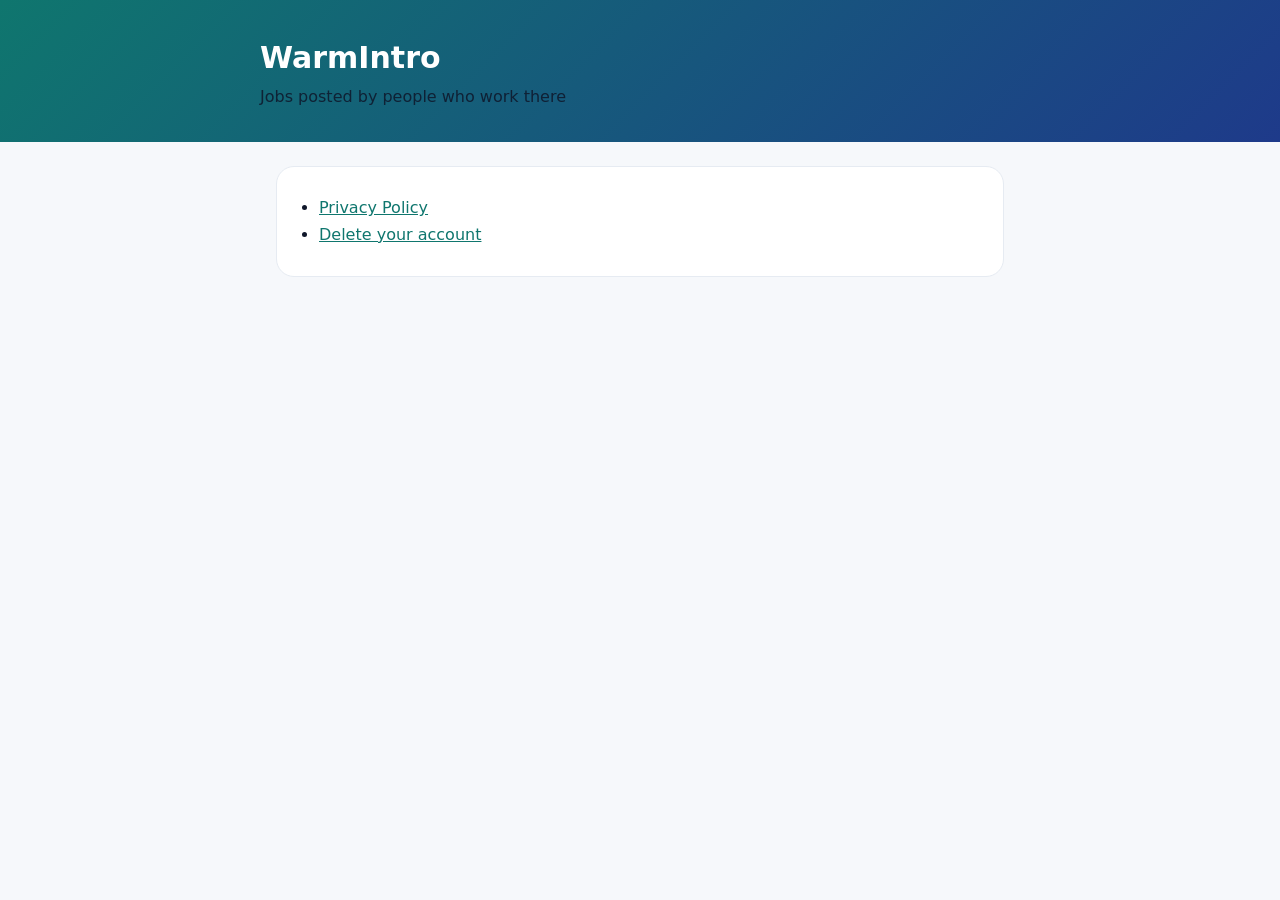
<file: docs/index.html>
<!doctype html><html lang="en"><head><meta charset="utf-8"><meta name="viewport" content="width=device-width,initial-scale=1">
<title>WarmIntro</title><link rel="stylesheet" href="style.css"></head><body>
<header><div class="w"><h1>WarmIntro</h1><p>Jobs posted by people who work there</p></div></header>
<main><section><ul><li><a href="privacy.html">Privacy Policy</a></li><li><a href="delete-account.html">Delete your account</a></li></ul></section></main>
</body></html>
</file>
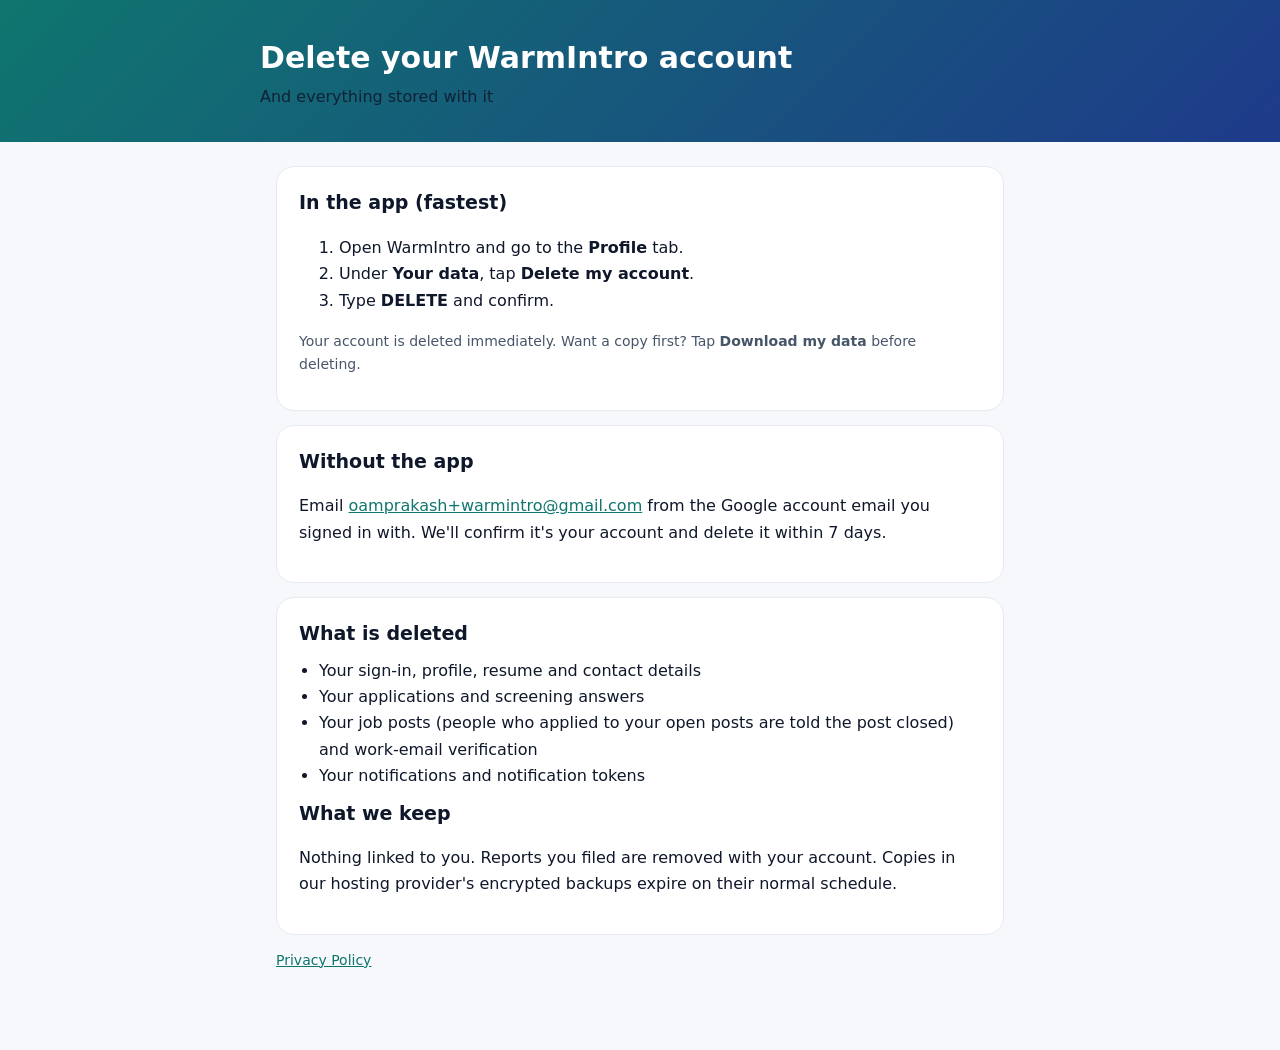
<file: docs/delete-account.html>
<!doctype html>
<html lang="en"><head><meta charset="utf-8"><meta name="viewport" content="width=device-width,initial-scale=1">
<title>Delete your account · WarmIntro</title><link rel="stylesheet" href="style.css"></head>
<body>
<header><div class="w"><h1>Delete your WarmIntro account</h1><p>And everything stored with it</p></div></header>
<main>
<section>
<h2>In the app (fastest)</h2>
<ol>
<li>Open WarmIntro and go to the <strong>Profile</strong> tab.</li>
<li>Under <strong>Your data</strong>, tap <strong>Delete my account</strong>.</li>
<li>Type <strong>DELETE</strong> and confirm.</li>
</ol>
<p class="muted">Your account is deleted immediately. Want a copy first? Tap <strong>Download my data</strong> before deleting.</p>
</section>
<section>
<h2>Without the app</h2>
<p>Email <a href="mailto:oamprakash+warmintro@gmail.com?subject=Delete%20my%20account">oamprakash+warmintro@gmail.com</a> from the Google account email you signed in with. We'll confirm it's your account and delete it within 7 days.</p>
</section>
<section>
<h2>What is deleted</h2>
<ul>
<li>Your sign-in, profile, resume and contact details</li>
<li>Your applications and screening answers</li>
<li>Your job posts (people who applied to your open posts are told the post closed) and work-email verification</li>
<li>Your notifications and notification tokens</li>
</ul>
<h2>What we keep</h2>
<p>Nothing linked to you. Reports you filed are removed with your account. Copies in our hosting provider's encrypted backups expire on their normal schedule.</p>
</section>
<p class="muted"><a href="privacy.html">Privacy Policy</a></p>
</main>
</body></html>
</file>
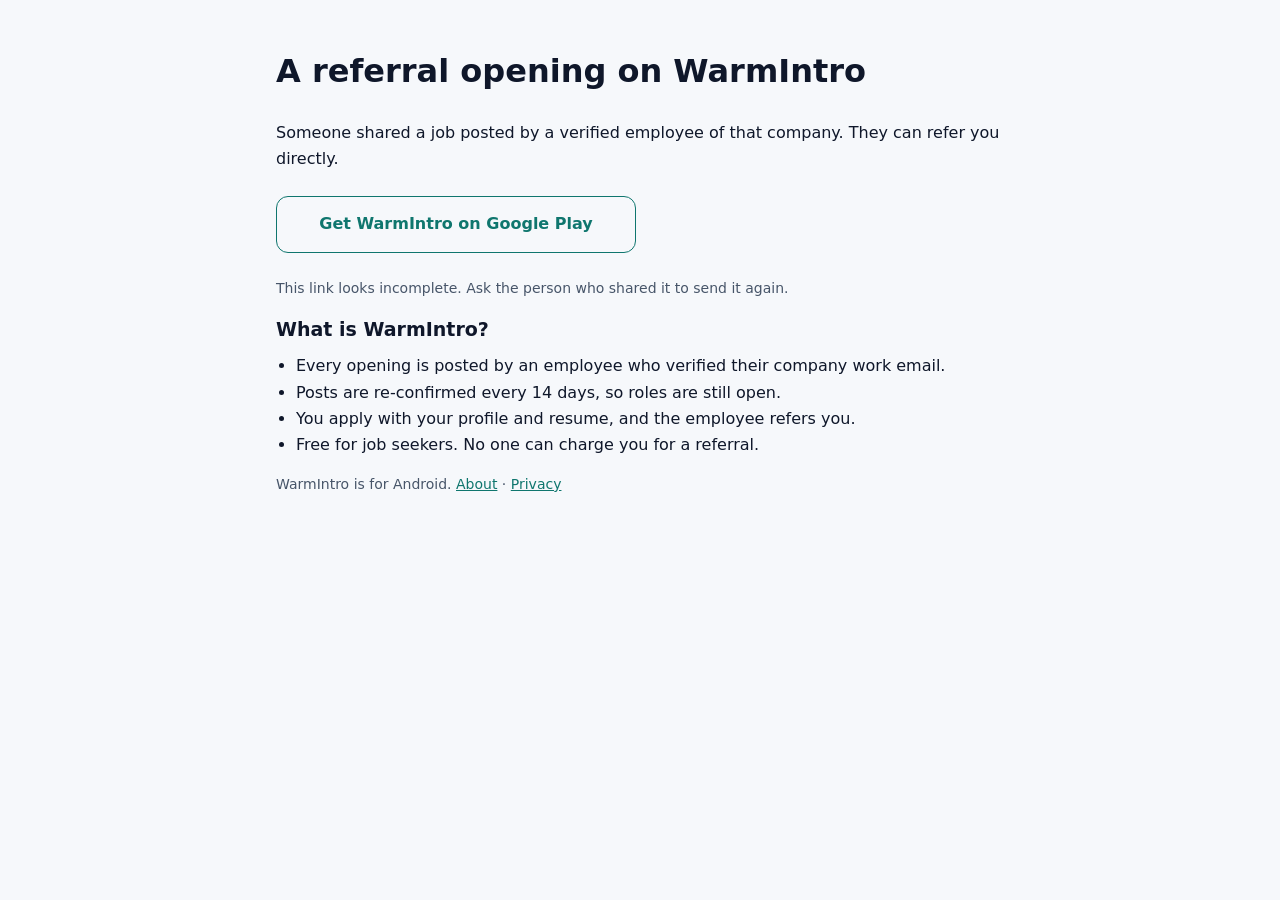
<file: docs/job.html>
<!doctype html>
<html lang="en">
<head>
  <meta charset="utf-8">
  <meta name="viewport" content="width=device-width, initial-scale=1">
  <title>Job referral · WarmIntro</title>
  <meta name="description" content="A job opening posted by a verified employee on WarmIntro. Open it in the app to ask for a referral.">
  <meta property="og:title" content="A referral opening on WarmIntro">
  <meta property="og:description" content="Posted by a verified employee who can refer you. Open it in the WarmIntro app.">
  <meta property="og:type" content="website">
  <link rel="stylesheet" href="style.css">
  <style>
    .actions { display: flex; flex-direction: column; gap: 12px; margin: 24px 0; max-width: 360px; }
    .btn { display: block; text-align: center; padding: 14px 18px; border-radius: 12px; font-weight: 600; text-decoration: none; }
    .btn.primary { background: #14b8a6; color: #04201d; }
    .btn.secondary { border: 1px solid currentColor; }
    .hidden { display: none; }
  </style>
</head>
<body>
<main>
  <h1>A referral opening on WarmIntro</h1>
  <p>Someone shared a job posted by a verified employee of that company. They can refer you directly.</p>

  <div class="actions">
    <a id="open" class="btn primary" href="#">Open in the WarmIntro app</a>
    <a class="btn secondary" href="https://play.google.com/store/apps/details?id=com.oamsapps.warmintro">Get WarmIntro on Google Play</a>
  </div>
  <p id="bad" class="muted hidden">This link looks incomplete. Ask the person who shared it to send it again.</p>

  <h2>What is WarmIntro?</h2>
  <ul>
    <li>Every opening is posted by an employee who verified their company work email.</li>
    <li>Posts are re-confirmed every 14 days, so roles are still open.</li>
    <li>You apply with your profile and resume, and the employee refers you.</li>
    <li>Free for job seekers. No one can charge you for a referral.</li>
  </ul>
  <p class="muted">WarmIntro is for Android. <a href="index.html">About</a> · <a href="privacy.html">Privacy</a></p>
</main>
<script>
  // If the app is installed, Android usually opens this link in the app before this page loads.
  // When it doesn't (e.g. opened inside another app's browser), this button hands the link to the app,
  // or to the Play Store if it isn't installed.
  (function () {
    var id = new URLSearchParams(location.search).get('id') || '';
    var ok = /^[0-9a-f]{8}-[0-9a-f]{4}-[0-9a-f]{4}-[0-9a-f]{4}-[0-9a-f]{12}$/i.test(id);
    var open = document.getElementById('open');
    if (!ok) {
      open.classList.add('hidden');
      document.getElementById('bad').classList.remove('hidden');
      return;
    }
    open.href = 'intent://oamprakash.github.io/ReferralApp/job.html?id=' + encodeURIComponent(id) +
      '#Intent;scheme=https;package=com.oamsapps.warmintro;end';
  })();
</script>
</body>
</html>
</file>
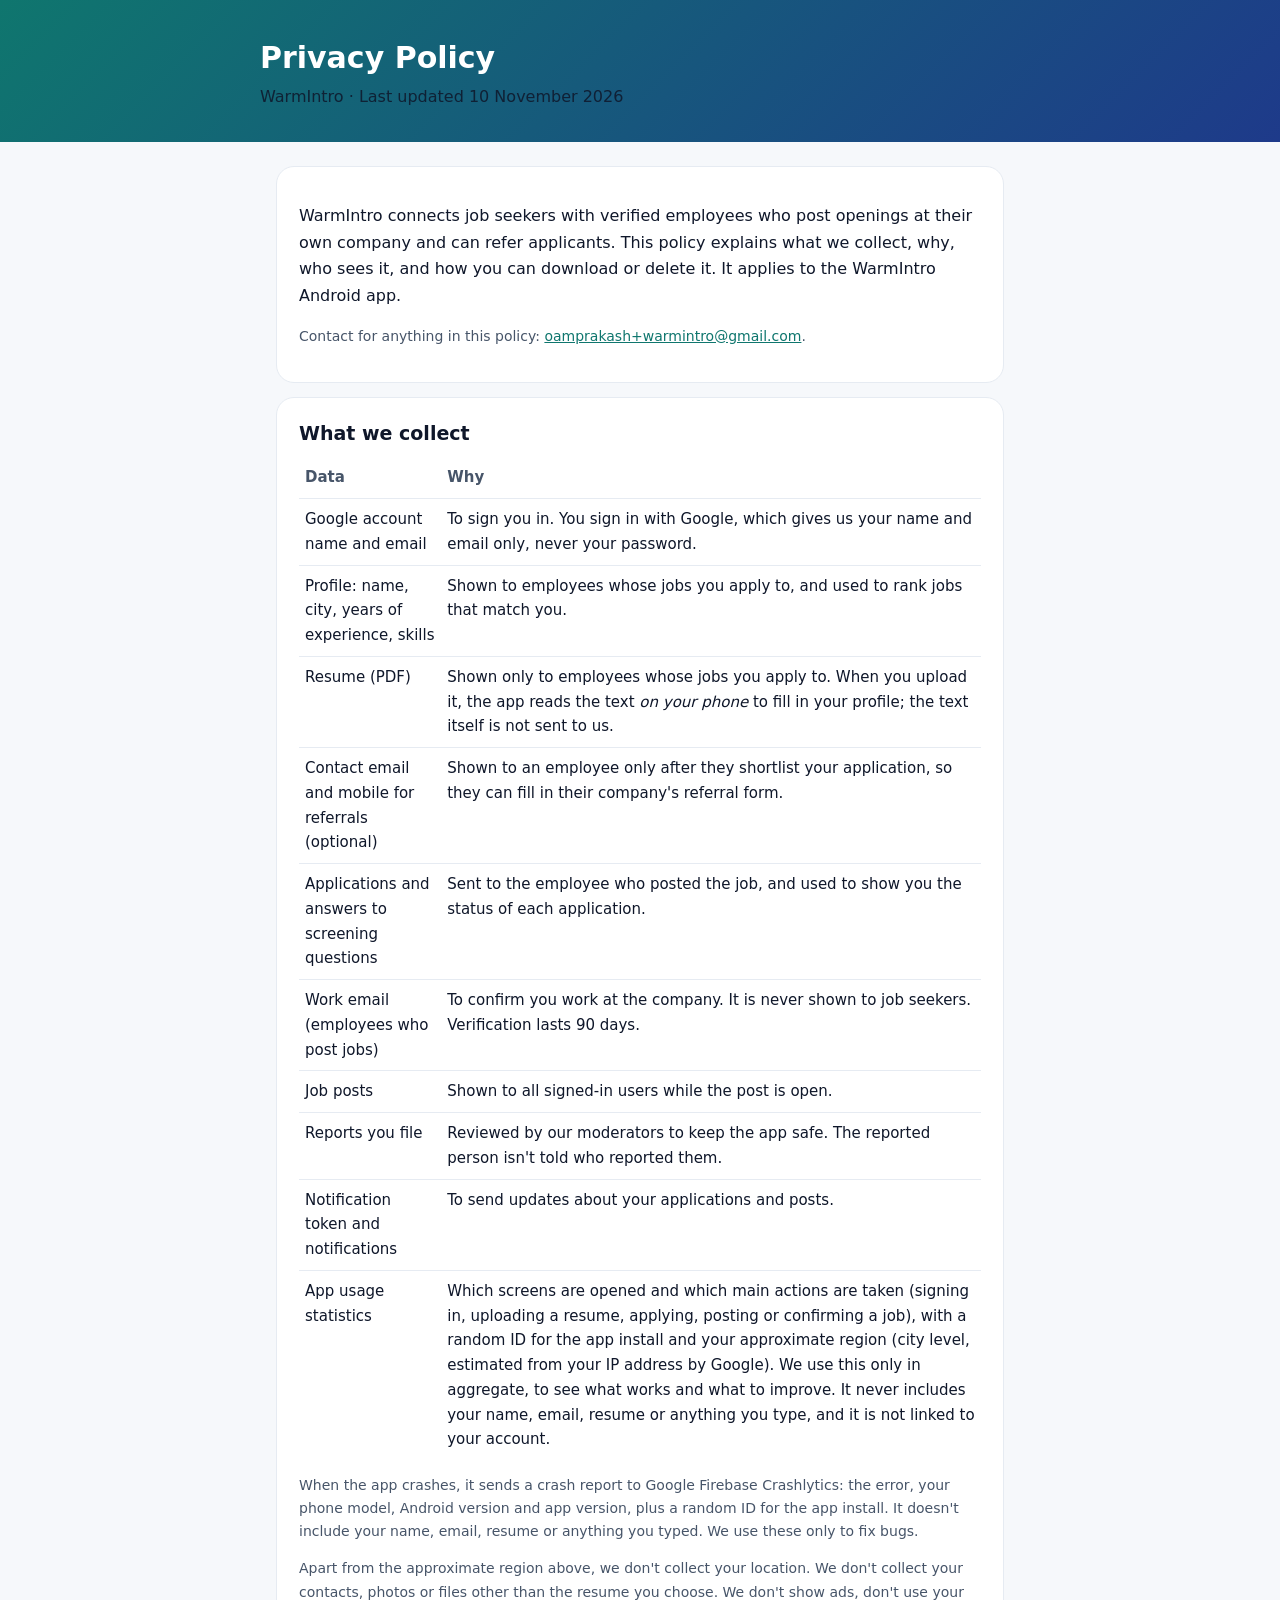
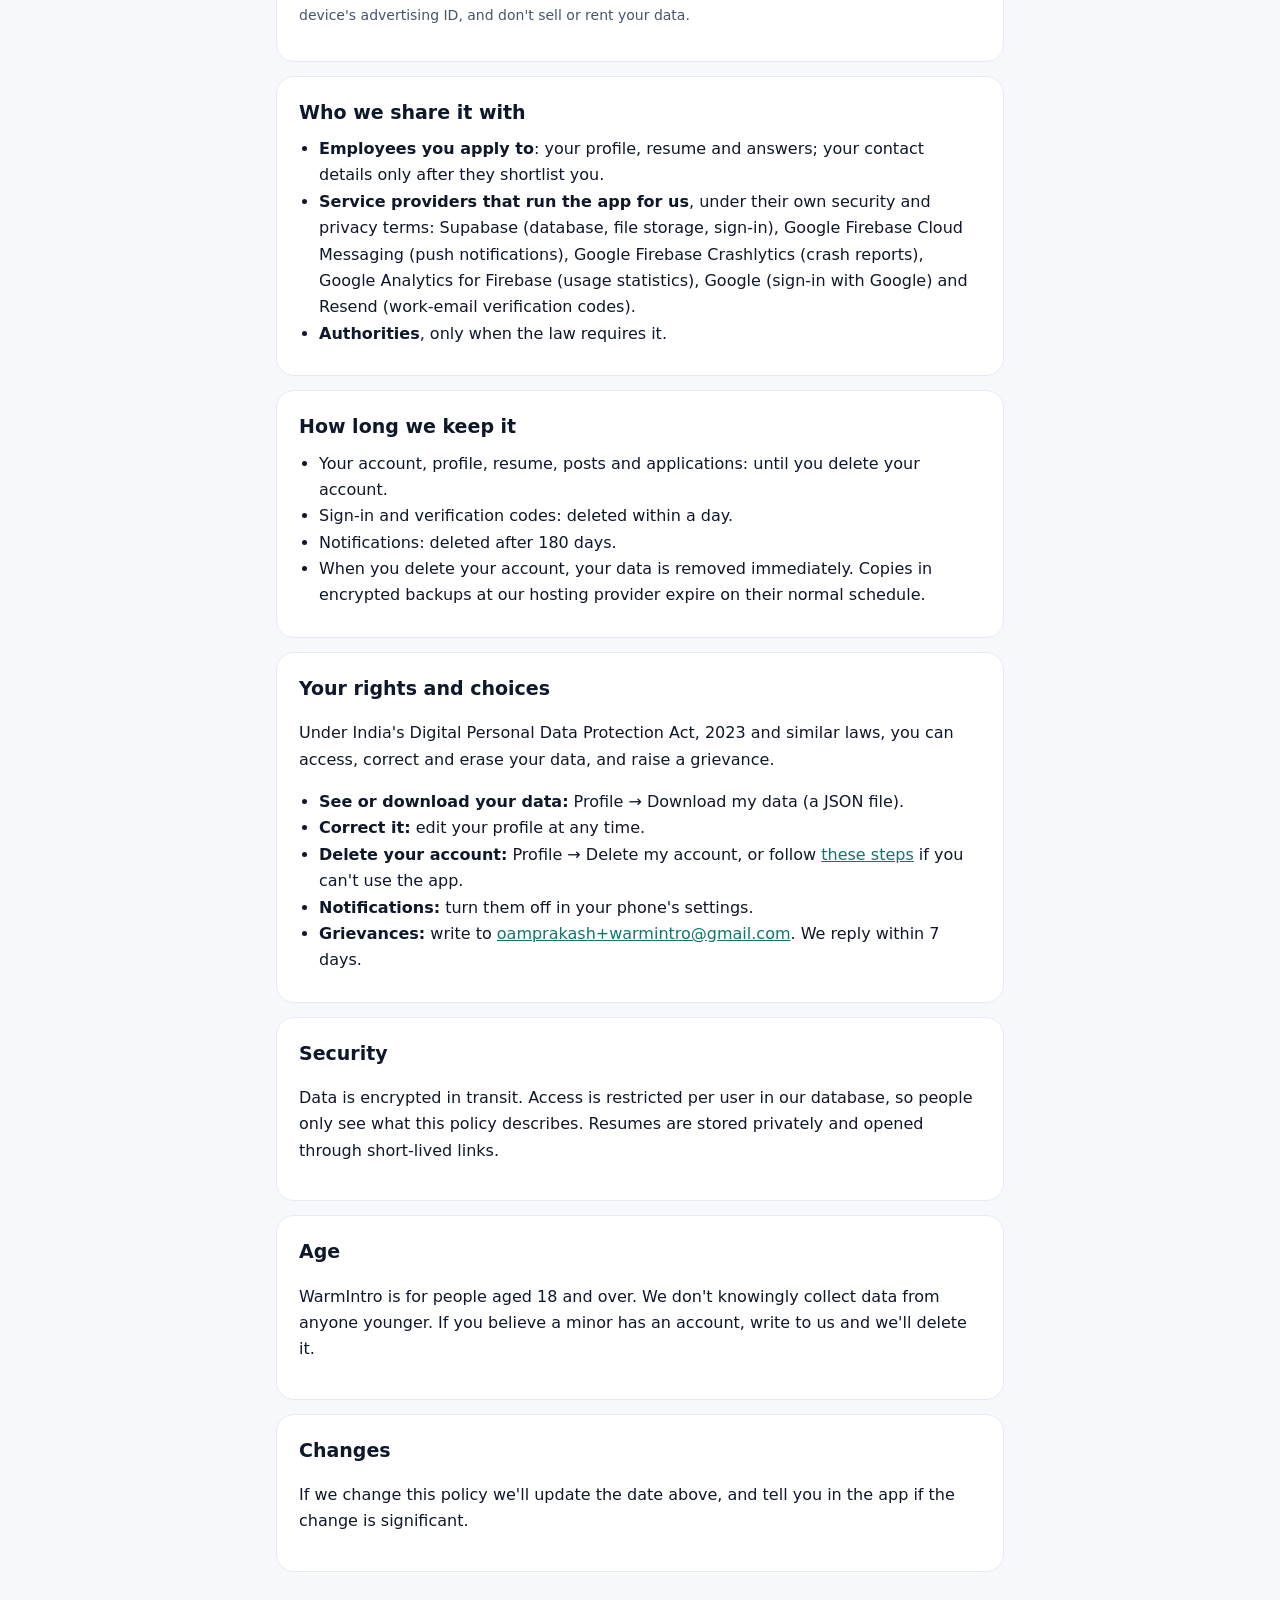
<file: docs/privacy.html>
<!doctype html>
<html lang="en"><head><meta charset="utf-8"><meta name="viewport" content="width=device-width,initial-scale=1">
<title>Privacy Policy · WarmIntro</title><link rel="stylesheet" href="style.css"></head>
<body>
<header><div class="w"><h1>Privacy Policy</h1><p>WarmIntro · Last updated 10 November 2026</p></div></header>
<main>
<section>
<p>WarmIntro connects job seekers with verified employees who post openings at their own company and can refer applicants. This policy explains what we collect, why, who sees it, and how you can download or delete it. It applies to the WarmIntro Android app.</p>
<p class="muted">Contact for anything in this policy: <a href="mailto:oamprakash+warmintro@gmail.com">oamprakash+warmintro@gmail.com</a>.</p>
</section>

<section>
<h2>What we collect</h2>
<table>
<tr><th>Data</th><th>Why</th></tr>
<tr><td>Google account name and email</td><td>To sign you in. You sign in with Google, which gives us your name and email only, never your password.</td></tr>
<tr><td>Profile: name, city, years of experience, skills</td><td>Shown to employees whose jobs you apply to, and used to rank jobs that match you.</td></tr>
<tr><td>Resume (PDF)</td><td>Shown only to employees whose jobs you apply to. When you upload it, the app reads the text <em>on your phone</em> to fill in your profile; the text itself is not sent to us.</td></tr>
<tr><td>Contact email and mobile for referrals (optional)</td><td>Shown to an employee only after they shortlist your application, so they can fill in their company's referral form.</td></tr>
<tr><td>Applications and answers to screening questions</td><td>Sent to the employee who posted the job, and used to show you the status of each application.</td></tr>
<tr><td>Work email (employees who post jobs)</td><td>To confirm you work at the company. It is never shown to job seekers. Verification lasts 90 days.</td></tr>
<tr><td>Job posts</td><td>Shown to all signed-in users while the post is open.</td></tr>
<tr><td>Reports you file</td><td>Reviewed by our moderators to keep the app safe. The reported person isn't told who reported them.</td></tr>
<tr><td>Notification token and notifications</td><td>To send updates about your applications and posts.</td></tr>
<tr><td>App usage statistics</td><td>Which screens are opened and which main actions are taken (signing in, uploading a resume, applying, posting or confirming a job), with a random ID for the app install and your approximate region (city level, estimated from your IP address by Google). We use this only in aggregate, to see what works and what to improve. It never includes your name, email, resume or anything you type, and it is not linked to your account.</td></tr>
</table>
<p class="muted">When the app crashes, it sends a crash report to Google Firebase Crashlytics: the error, your phone model, Android version and app version, plus a random ID for the app install. It doesn't include your name, email, resume or anything you typed. We use these only to fix bugs.</p>
<p class="muted">Apart from the approximate region above, we don't collect your location. We don't collect your contacts, photos or files other than the resume you choose. We don't show ads, don't use your device's advertising ID, and don't sell or rent your data.</p>
</section>

<section>
<h2>Who we share it with</h2>
<ul>
<li><strong>Employees you apply to</strong>: your profile, resume and answers; your contact details only after they shortlist you.</li>
<li><strong>Service providers that run the app for us</strong>, under their own security and privacy terms: Supabase (database, file storage, sign-in), Google Firebase Cloud Messaging (push notifications), Google Firebase Crashlytics (crash reports), Google Analytics for Firebase (usage statistics), Google (sign-in with Google) and Resend (work-email verification codes).</li>
<li><strong>Authorities</strong>, only when the law requires it.</li>
</ul>
</section>

<section>
<h2>How long we keep it</h2>
<ul>
<li>Your account, profile, resume, posts and applications: until you delete your account.</li>
<li>Sign-in and verification codes: deleted within a day.</li>
<li>Notifications: deleted after 180 days.</li>
<li>When you delete your account, your data is removed immediately. Copies in encrypted backups at our hosting provider expire on their normal schedule.</li>
</ul>
</section>

<section>
<h2>Your rights and choices</h2>
<p>Under India's Digital Personal Data Protection Act, 2023 and similar laws, you can access, correct and erase your data, and raise a grievance.</p>
<ul>
<li><strong>See or download your data:</strong> Profile → Download my data (a JSON file).</li>
<li><strong>Correct it:</strong> edit your profile at any time.</li>
<li><strong>Delete your account:</strong> Profile → Delete my account, or follow <a href="delete-account.html">these steps</a> if you can't use the app.</li>
<li><strong>Notifications:</strong> turn them off in your phone's settings.</li>
<li><strong>Grievances:</strong> write to <a href="mailto:oamprakash+warmintro@gmail.com">oamprakash+warmintro@gmail.com</a>. We reply within 7 days.</li>
</ul>
</section>

<section>
<h2>Security</h2>
<p>Data is encrypted in transit. Access is restricted per user in our database, so people only see what this policy describes. Resumes are stored privately and opened through short-lived links.</p>
</section>

<section>
<h2>Age</h2>
<p>WarmIntro is for people aged 18 and over. We don't knowingly collect data from anyone younger. If you believe a minor has an account, write to us and we'll delete it.</p>
</section>

<section>
<h2>Changes</h2>
<p>If we change this policy we'll update the date above, and tell you in the app if the change is significant.</p>
</section>
</main>
</body></html>
</file>
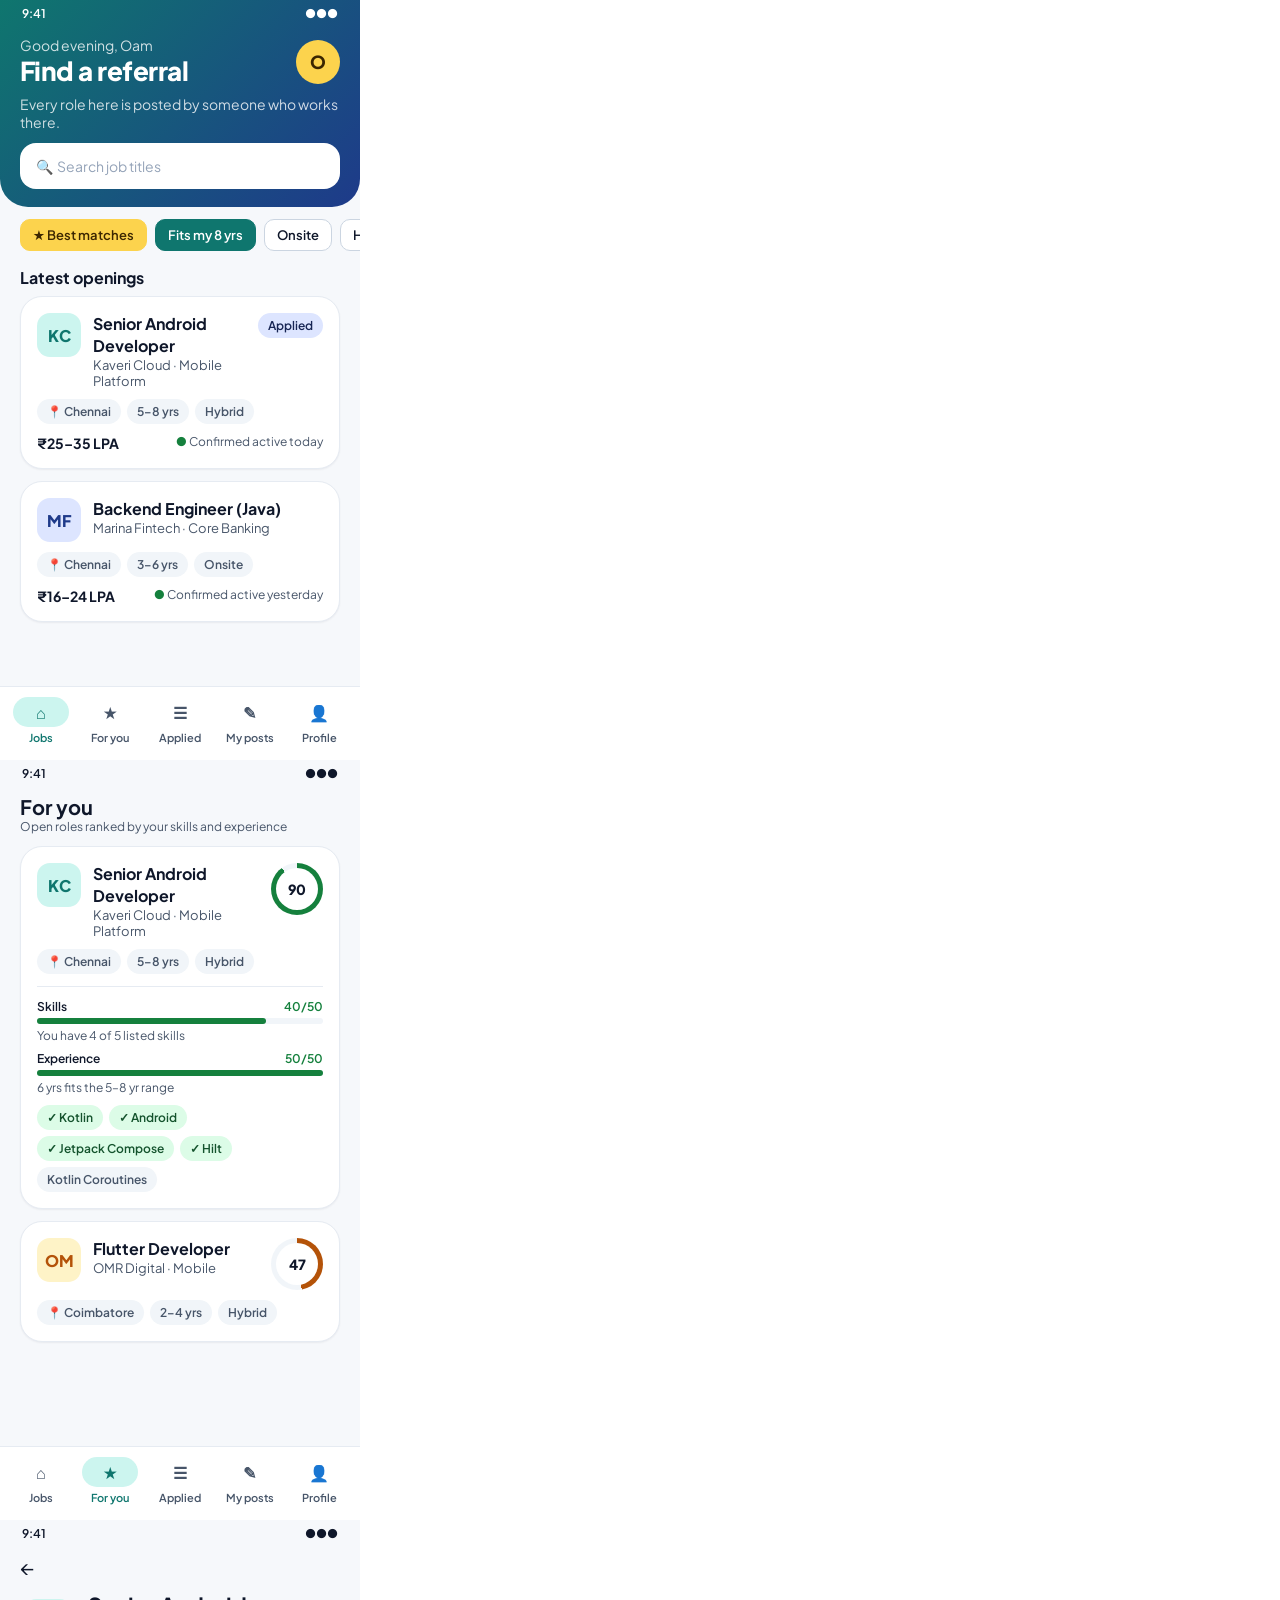
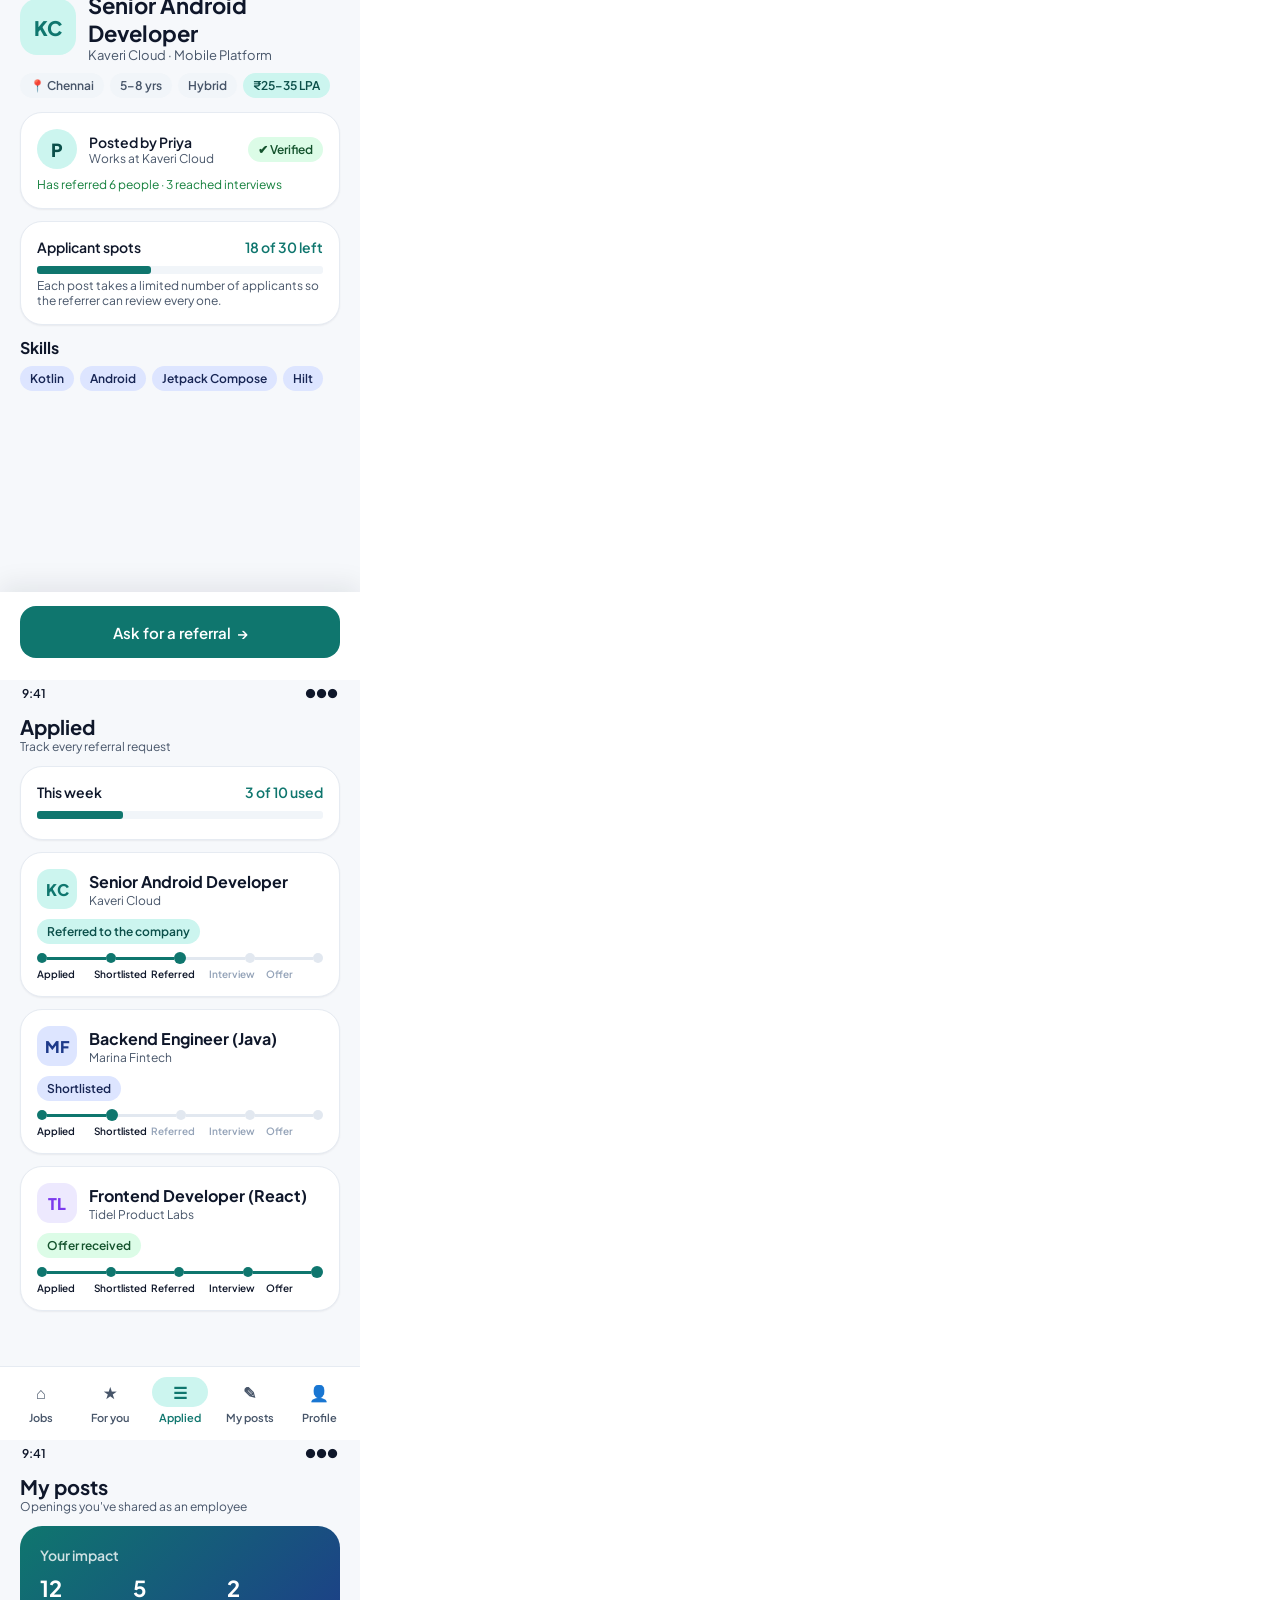
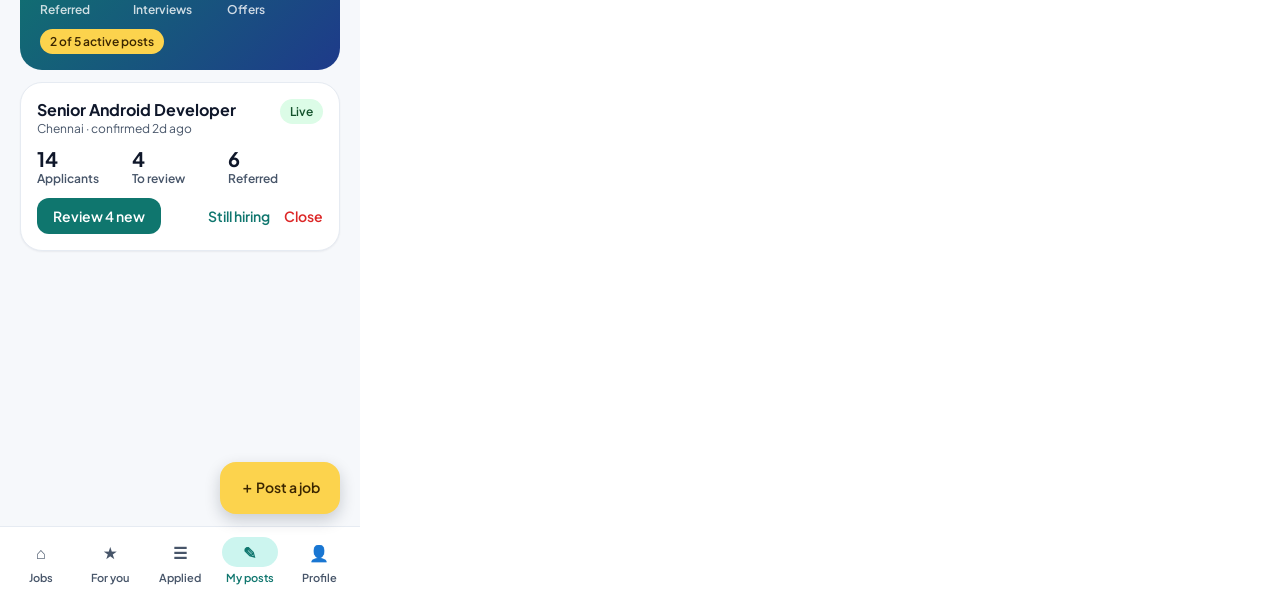
<file: referral-app/store/gen/mock_screens.html>
<!doctype html><html><head><meta charset="utf-8"><style>
@font-face{font-family:J;src:url(plus_jakarta_sans_regular.ttf);font-weight:400}
@font-face{font-family:J;src:url(plus_jakarta_sans_medium.ttf);font-weight:500}
@font-face{font-family:J;src:url(plus_jakarta_sans_semibold.ttf);font-weight:600}
@font-face{font-family:J;src:url(plus_jakarta_sans_bold.ttf);font-weight:700}
@font-face{font-family:J;src:url(plus_jakarta_sans_extrabold.ttf);font-weight:800}
*{box-sizing:border-box;margin:0}
body{font-family:J;margin:0;background:#fff}
.ph{width:360px;height:760px;border-radius:0;overflow:hidden;background:#F6F8FB;position:relative;display:flex;flex-direction:column;color:#0F172A}
.sb{height:28px;font-size:12px;font-weight:600;padding:6px 22px;display:flex;justify-content:space-between}
.hero{background:linear-gradient(135deg,#0F766E,#1E3A8A);border-radius:0 0 28px 28px;color:#fff;padding:0 20px 18px}
.muted{color:rgba(255,255,255,.8)}
.av{width:44px;height:44px;border-radius:50%;background:#FCD34D;color:#3B2600;font-weight:800;display:flex;align-items:center;justify-content:center;font-size:18px}
.search{background:#fff;border-radius:16px;padding:14px 16px;color:#94A3B8;font-size:14px;margin-top:12px}
.chips{display:flex;gap:8px;padding:12px 20px;overflow:hidden}
.chip{border:1px solid #CBD5E1;border-radius:10px;padding:7px 12px;font-size:13px;font-weight:600;white-space:nowrap;background:#fff}
.chip.acc{background:#FCD34D;border-color:#FCD34D;color:#3B2600}.chip.on{background:#0F766E;color:#fff;border-color:#0F766E}
.sec{font-weight:700;font-size:16px;padding:4px 20px 8px}
.card{background:#fff;border:1px solid #E6EBF2;border-radius:22px;margin:0 20px 12px;padding:16px;box-shadow:0 1px 2px rgba(15,23,42,.06)}
.row{display:flex;gap:12px;align-items:flex-start}
.co{width:44px;height:44px;border-radius:13px;display:flex;align-items:center;justify-content:center;font-weight:800;font-size:16px;flex:none}
.t{font-weight:700;font-size:16px;line-height:22px}.s{font-size:13px;color:#475569}
.pills{display:flex;flex-wrap:wrap;gap:6px;margin-top:10px}
.pill{border-radius:99px;padding:5px 10px;font-size:12px;font-weight:600;background:#F1F5F9;color:#475569}
.foot{display:flex;justify-content:space-between;margin-top:10px;font-size:12px;color:#475569}
.foot b{color:#0F172A;font-size:14px}
.nav{margin-top:auto;background:#fff;display:flex;justify-content:space-around;padding:10px 6px 16px;border-top:1px solid #E6EBF2}
.ni{display:flex;flex-direction:column;align-items:center;font-size:11px;font-weight:600;color:#475569;gap:4px}
.ni i{width:56px;height:30px;border-radius:15px;display:flex;align-items:center;justify-content:center;font-style:normal;font-size:16px}
.ni.on{color:#0F766E}.ni.on i{background:#CCF5EF}
.top{padding:6px 20px 12px}.top h1{font-size:20px;font-weight:700}.top p{font-size:12px;color:#475569}
.ring{width:52px;height:52px;border-radius:50%;background:conic-gradient(#15803D var(--p),#F1F5F9 0);display:flex;align-items:center;justify-content:center;flex:none}
.ring span{width:42px;height:42px;border-radius:50%;background:#fff;display:flex;align-items:center;justify-content:center;font-weight:800;font-size:14px}
.bar{height:6px;border-radius:3px;background:#F1F5F9;margin:4px 0}.bar div{height:6px;border-radius:3px}
.lbl{display:flex;justify-content:space-between;font-size:12px;font-weight:600;margin-top:8px}
.btn{background:#0F766E;color:#fff;border-radius:16px;height:52px;display:flex;align-items:center;justify-content:center;font-weight:600;font-size:15px}
.ok{background:#DCFCE7;color:#14532D}.warn{background:#FEF3C7;color:#78350F}.sk{background:#DDE5FF;color:#172554}
</style></head><body><div id="home" style="width:360px;height:760px"><div class="ph"><div class="hero"><div class="sb" style="padding:6px 2px">9:41<span>●●●</span></div>
 <div class="row" style="align-items:center;margin-top:8px"><div style="flex:1"><div class="muted" style="font-size:14px">Good evening, Oam</div>
 <div style="font-size:26px;font-weight:800;letter-spacing:-.02em">Find a referral</div></div><div class="av">O</div></div>
 <div class="muted" style="font-size:14px;margin-top:8px">Every role here is posted by someone who works there.</div>
 <div class="search">🔍&nbsp; Search job titles</div></div>
 <div class="chips"><span class="chip acc">★ Best matches</span><span class="chip on">Fits my 8 yrs</span><span class="chip">Onsite</span><span class="chip">Hybrid</span></div>
 <div class="sec">Latest openings</div>
 <div class="card"><div class="row"><div class="co" style="background:#CCF5EF;color:#0F766E">KC</div><div style="flex:1"><div class="t">Senior Android Developer</div><div class="s">Kaveri Cloud · Mobile Platform</div></div><span class="pill sk">Applied</span></div>
 <div class="pills"><span class="pill">📍 Chennai</span><span class="pill">5–8 yrs</span><span class="pill">Hybrid</span></div>
 <div class="foot"><b>₹25–35 LPA</b><span><span style="color:#15803D">●</span> Confirmed active today</span></div></div>
 <div class="card"><div class="row"><div class="co" style="background:#DDE5FF;color:#1E3A8A">MF</div><div style="flex:1"><div class="t">Backend Engineer (Java)</div><div class="s">Marina Fintech · Core Banking</div></div></div>
 <div class="pills"><span class="pill">📍 Chennai</span><span class="pill">3–6 yrs</span><span class="pill">Onsite</span></div>
 <div class="foot"><b>₹16–24 LPA</b><span><span style="color:#15803D">●</span> Confirmed active yesterday</span></div></div>
 <div class="nav"><div class="ni on"><i>⌂</i>Jobs</div><div class="ni"><i>★</i>For you</div><div class="ni"><i>☰</i>Applied</div><div class="ni"><i>✎</i>My posts</div><div class="ni"><i>👤</i>Profile</div></div></div></div><div id="foryou" style="width:360px;height:760px"><div class="ph"><div class="sb">9:41<span>●●●</span></div><div class="top"><h1>For you</h1><p>Open roles ranked by your skills and experience</p></div>
 <div class="card"><div class="row"><div class="co" style="background:#CCF5EF;color:#0F766E">KC</div><div style="flex:1"><div class="t">Senior Android Developer</div><div class="s">Kaveri Cloud · Mobile Platform</div></div><div class="ring" style="--p:90%"><span>90</span></div></div>
 <div class="pills"><span class="pill">📍 Chennai</span><span class="pill">5–8 yrs</span><span class="pill">Hybrid</span></div>
 <div style="border-top:1px solid #E6EBF2;margin-top:12px;padding-top:4px">
 <div class="lbl"><span>Skills</span><span style="color:#15803D">40/50</span></div><div class="bar"><div style="width:80%;background:#15803D"></div></div><div class="s" style="font-size:12px">You have 4 of 5 listed skills</div>
 <div class="lbl"><span>Experience</span><span style="color:#15803D">50/50</span></div><div class="bar"><div style="width:100%;background:#15803D"></div></div><div class="s" style="font-size:12px">6 yrs fits the 5–8 yr range</div>
 <div class="pills"><span class="pill ok">✓ Kotlin</span><span class="pill ok">✓ Android</span><span class="pill ok">✓ Jetpack Compose</span><span class="pill ok">✓ Hilt</span><span class="pill">Kotlin Coroutines</span></div></div></div>
 <div class="card"><div class="row"><div class="co" style="background:#FEF3C7;color:#B45309">OM</div><div style="flex:1"><div class="t">Flutter Developer</div><div class="s">OMR Digital · Mobile</div></div><div class="ring" style="--p:47%;background:conic-gradient(#B45309 47%,#F1F5F9 0)"><span>47</span></div></div>
 <div class="pills"><span class="pill">📍 Coimbatore</span><span class="pill">2–4 yrs</span><span class="pill">Hybrid</span></div></div>
 <div class="nav"><div class="ni"><i>⌂</i>Jobs</div><div class="ni on"><i>★</i>For you</div><div class="ni"><i>☰</i>Applied</div><div class="ni"><i>✎</i>My posts</div><div class="ni"><i>👤</i>Profile</div></div></div></div><div id="detail" style="width:360px;height:760px"><div class="ph"><div class="sb">9:41<span>●●●</span></div><div class="top" style="font-size:20px">←</div>
 <div style="padding:0 20px"><div class="row" style="align-items:center"><div class="co" style="width:56px;height:56px;border-radius:17px;background:#CCF5EF;color:#0F766E;font-size:20px">KC</div><div><div style="font-size:22px;font-weight:700;line-height:28px">Senior Android Developer</div><div class="s">Kaveri Cloud · Mobile Platform</div></div></div>
 <div class="pills"><span class="pill">📍 Chennai</span><span class="pill">5–8 yrs</span><span class="pill">Hybrid</span><span class="pill" style="background:#CCF5EF;color:#0B4F4A">₹25–35 LPA</span></div></div>
 <div class="card" style="margin-top:14px"><div class="row" style="align-items:center"><div class="av" style="width:40px;height:40px;background:#CCF5EF;color:#0B4F4A">P</div><div style="flex:1"><div style="font-weight:600;font-size:14px">Posted by Priya</div><div class="s" style="font-size:12px">Works at Kaveri Cloud</div></div><span class="pill ok">✔ Verified</span></div>
 <div style="font-size:12px;color:#15803D;margin-top:8px">Has referred 6 people · 3 reached interviews</div></div>
 <div class="card"><div class="lbl" style="margin:0;font-size:14px"><span>Applicant spots</span><span style="color:#0F766E">18 of 30 left</span></div><div class="bar" style="height:8px;margin-top:10px"><div style="height:8px;width:40%;background:#0F766E"></div></div>
 <div class="s" style="font-size:12px">Each post takes a limited number of applicants so the referrer can review every one.</div></div>
 <div style="padding:0 20px"><div style="font-weight:700;font-size:16px;margin-bottom:8px">Skills</div><div class="pills" style="margin:0"><span class="pill sk">Kotlin</span><span class="pill sk">Android</span><span class="pill sk">Jetpack Compose</span><span class="pill sk">Hilt</span></div></div>
 <div style="margin-top:auto;background:#fff;padding:14px 20px 22px;box-shadow:0 -8px 24px rgba(15,23,42,.08)"><div class="btn">Ask for a referral &nbsp;→</div></div></div></div><div id="applied" style="width:360px;height:760px"><div class="ph"><div class="sb">9:41<span>●●●</span></div><div class="top"><h1>Applied</h1><p>Track every referral request</p></div>
<div class="card"><div class="lbl" style="margin:0;font-size:14px"><span>This week</span><span style="color:#0F766E">3 of 10 used</span></div><div class="bar" style="height:8px;margin-top:10px"><div style="height:8px;width:30%;background:#0F766E"></div></div></div>
<div class="card"><div class="row" style="align-items:center"><div class="co" style="width:40px;height:40px;background:#CCF5EF;color:#0F766E">KC</div><div><div class="t">Senior Android Developer</div><div class="s" style="font-size:12px">Kaveri Cloud</div></div></div>
<div style="margin-top:10px"><span class="pill" style="background:#CCF5EF;color:#0B4F4A">Referred to the company</span></div><div style="display:flex;align-items:center;margin-top:12px"><span style="width:10px;height:10px;border-radius:50%;background:#0F766E;flex:none"></span><span style="flex:1;height:3px;background:#0F766E"></span><span style="width:10px;height:10px;border-radius:50%;background:#0F766E;flex:none"></span><span style="flex:1;height:3px;background:#0F766E"></span><span style="width:12px;height:12px;border-radius:50%;background:#0F766E;flex:none"></span><span style="flex:1;height:3px;background:#E2E8F0"></span><span style="width:10px;height:10px;border-radius:50%;background:#E2E8F0;flex:none"></span><span style="flex:1;height:3px;background:#E2E8F0"></span><span style="width:10px;height:10px;border-radius:50%;background:#E2E8F0;flex:none"></span></div><div style="display:flex;margin-top:4px"><span style="flex:1;font-size:10px;font-weight:600;color:#0F172A">Applied</span><span style="flex:1;font-size:10px;font-weight:600;color:#0F172A">Shortlisted</span><span style="flex:1;font-size:10px;font-weight:600;color:#0F172A">Referred</span><span style="flex:1;font-size:10px;font-weight:600;color:#94A3B8">Interview</span><span style="flex:1;font-size:10px;font-weight:600;color:#94A3B8">Offer</span></div></div>
<div class="card"><div class="row" style="align-items:center"><div class="co" style="width:40px;height:40px;background:#DDE5FF;color:#1E3A8A">MF</div><div><div class="t">Backend Engineer (Java)</div><div class="s" style="font-size:12px">Marina Fintech</div></div></div>
<div style="margin-top:10px"><span class="pill" style="background:#DDE5FF;color:#172554">Shortlisted</span></div><div style="display:flex;align-items:center;margin-top:12px"><span style="width:10px;height:10px;border-radius:50%;background:#0F766E;flex:none"></span><span style="flex:1;height:3px;background:#0F766E"></span><span style="width:12px;height:12px;border-radius:50%;background:#0F766E;flex:none"></span><span style="flex:1;height:3px;background:#E2E8F0"></span><span style="width:10px;height:10px;border-radius:50%;background:#E2E8F0;flex:none"></span><span style="flex:1;height:3px;background:#E2E8F0"></span><span style="width:10px;height:10px;border-radius:50%;background:#E2E8F0;flex:none"></span><span style="flex:1;height:3px;background:#E2E8F0"></span><span style="width:10px;height:10px;border-radius:50%;background:#E2E8F0;flex:none"></span></div><div style="display:flex;margin-top:4px"><span style="flex:1;font-size:10px;font-weight:600;color:#0F172A">Applied</span><span style="flex:1;font-size:10px;font-weight:600;color:#0F172A">Shortlisted</span><span style="flex:1;font-size:10px;font-weight:600;color:#94A3B8">Referred</span><span style="flex:1;font-size:10px;font-weight:600;color:#94A3B8">Interview</span><span style="flex:1;font-size:10px;font-weight:600;color:#94A3B8">Offer</span></div></div>
<div class="card"><div class="row" style="align-items:center"><div class="co" style="width:40px;height:40px;background:#EDE9FE;color:#7C3AED">TL</div><div><div class="t">Frontend Developer (React)</div><div class="s" style="font-size:12px">Tidel Product Labs</div></div></div>
<div style="margin-top:10px"><span class="pill ok">Offer received</span></div><div style="display:flex;align-items:center;margin-top:12px"><span style="width:10px;height:10px;border-radius:50%;background:#0F766E;flex:none"></span><span style="flex:1;height:3px;background:#0F766E"></span><span style="width:10px;height:10px;border-radius:50%;background:#0F766E;flex:none"></span><span style="flex:1;height:3px;background:#0F766E"></span><span style="width:10px;height:10px;border-radius:50%;background:#0F766E;flex:none"></span><span style="flex:1;height:3px;background:#0F766E"></span><span style="width:10px;height:10px;border-radius:50%;background:#0F766E;flex:none"></span><span style="flex:1;height:3px;background:#0F766E"></span><span style="width:12px;height:12px;border-radius:50%;background:#0F766E;flex:none"></span></div><div style="display:flex;margin-top:4px"><span style="flex:1;font-size:10px;font-weight:600;color:#0F172A">Applied</span><span style="flex:1;font-size:10px;font-weight:600;color:#0F172A">Shortlisted</span><span style="flex:1;font-size:10px;font-weight:600;color:#0F172A">Referred</span><span style="flex:1;font-size:10px;font-weight:600;color:#0F172A">Interview</span><span style="flex:1;font-size:10px;font-weight:600;color:#0F172A">Offer</span></div></div>
<div class="nav"><div class="ni"><i>⌂</i>Jobs</div><div class="ni"><i>★</i>For you</div><div class="ni on"><i>☰</i>Applied</div><div class="ni"><i>✎</i>My posts</div><div class="ni"><i>👤</i>Profile</div></div></div></div><div id="posts" style="width:360px;height:760px"><div class="ph"><div class="sb">9:41<span>●●●</span></div><div class="top"><h1>My posts</h1><p>Openings you've shared as an employee</p></div>
<div style="margin:0 20px 12px;border-radius:22px;background:linear-gradient(135deg,#0F766E,#1E3A8A);color:#fff;padding:20px">
<div class="muted" style="font-size:14px;font-weight:600">Your impact</div>
<div style="display:flex;margin:10px 0 12px"><div style="flex:1"><div style="font-size:22px;font-weight:700">12</div><div class="muted" style="font-size:12px;font-weight:600">Referred</div></div><div style="flex:1"><div style="font-size:22px;font-weight:700">5</div><div class="muted" style="font-size:12px;font-weight:600">Interviews</div></div><div style="flex:1"><div style="font-size:22px;font-weight:700">2</div><div class="muted" style="font-size:12px;font-weight:600">Offers</div></div></div>
<span class="pill" style="background:#FCD34D;color:#3B2600">2 of 5 active posts</span></div>
<div class="card"><div class="row"><div style="flex:1"><div class="t">Senior Android Developer</div><div class="s" style="font-size:12px">Chennai · confirmed 2d ago</div></div><span class="pill ok">Live</span></div>
<div style="display:flex;margin-top:10px"><div style="flex:1"><div style="font-size:20px;font-weight:700">14</div><div class="s" style="font-size:12px;font-weight:600">Applicants</div></div><div style="flex:1"><div style="font-size:20px;font-weight:700">4</div><div class="s" style="font-size:12px;font-weight:600">To review</div></div><div style="flex:1"><div style="font-size:20px;font-weight:700">6</div><div class="s" style="font-size:12px;font-weight:600">Referred</div></div></div>
<div style="display:flex;align-items:center;margin-top:12px"><span style="background:#0F766E;color:#fff;border-radius:12px;padding:9px 16px;font-size:14px;font-weight:600">Review 4 new</span><span style="flex:1"></span><span style="color:#0F766E;font-weight:600;font-size:14px;margin-right:14px">Still hiring</span><span style="color:#DC2626;font-weight:600;font-size:14px">Close</span></div></div>
<div style="position:absolute;right:20px;bottom:86px;background:#FCD34D;color:#3B2600;border-radius:16px;padding:16px 20px;font-weight:600;font-size:14px;box-shadow:0 6px 16px rgba(15,23,42,.2)">＋ Post a job</div>
<div class="nav"><div class="ni"><i>⌂</i>Jobs</div><div class="ni"><i>★</i>For you</div><div class="ni"><i>☰</i>Applied</div><div class="ni on"><i>✎</i>My posts</div><div class="ni"><i>👤</i>Profile</div></div></div></div></body></html>
</file>
<file: docs/style.css>
:root{--ink:#0F172A;--muted:#475569;--brand:#0F766E;--bg:#F6F8FB;--card:#fff;--line:#E6EBF2}
@media (prefers-color-scheme:dark){:root{--ink:#E5EAF2;--muted:#9AA8BD;--brand:#14B8A6;--bg:#0B1220;--card:#131C2E;--line:#223047}}
*{box-sizing:border-box}
body{margin:0;background:var(--bg);color:var(--ink);font:16px/1.65 system-ui,-apple-system,"Segoe UI",Roboto,sans-serif}
header{background:linear-gradient(135deg,#0F766E,#1E3A8A);color:#fff;padding:40px 16px 32px}
header .w,main{max-width:760px;margin:0 auto}
header h1{margin:0;font-size:30px;line-height:1.2}
header p{margin:8px 0 0;opacity:.85}
main{padding:24px 16px 64px}
section{background:var(--card);border:1px solid var(--line);border-radius:18px;padding:20px 22px;margin:0 0 14px}
h2{font-size:19px;margin:0 0 8px}
p,li{color:var(--ink)}
.muted{color:var(--muted);font-size:14px}
a{color:var(--brand)}
ul{padding-left:20px;margin:8px 0}
table{width:100%;border-collapse:collapse;font-size:15px}
td,th{text-align:left;padding:8px 6px;border-top:1px solid var(--line);vertical-align:top}
th{color:var(--muted);font-weight:600;border-top:0}
</file>
